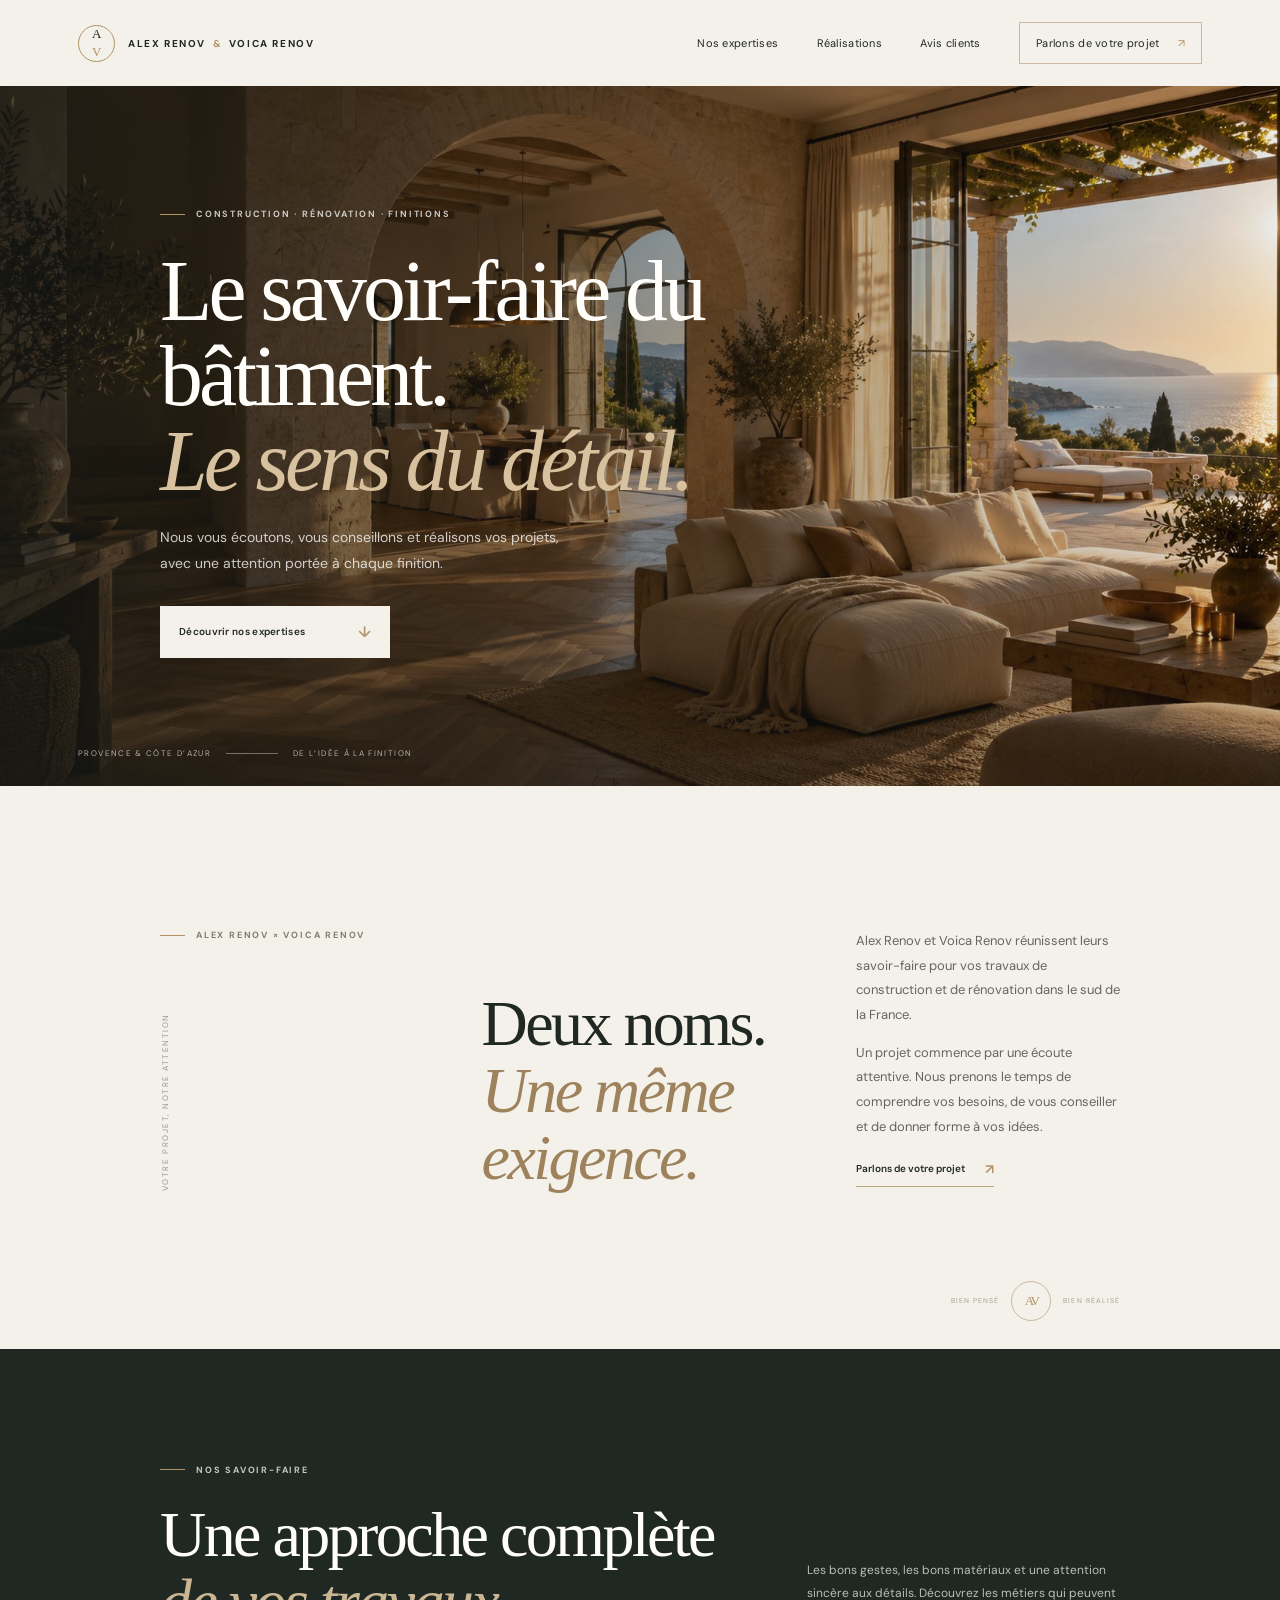
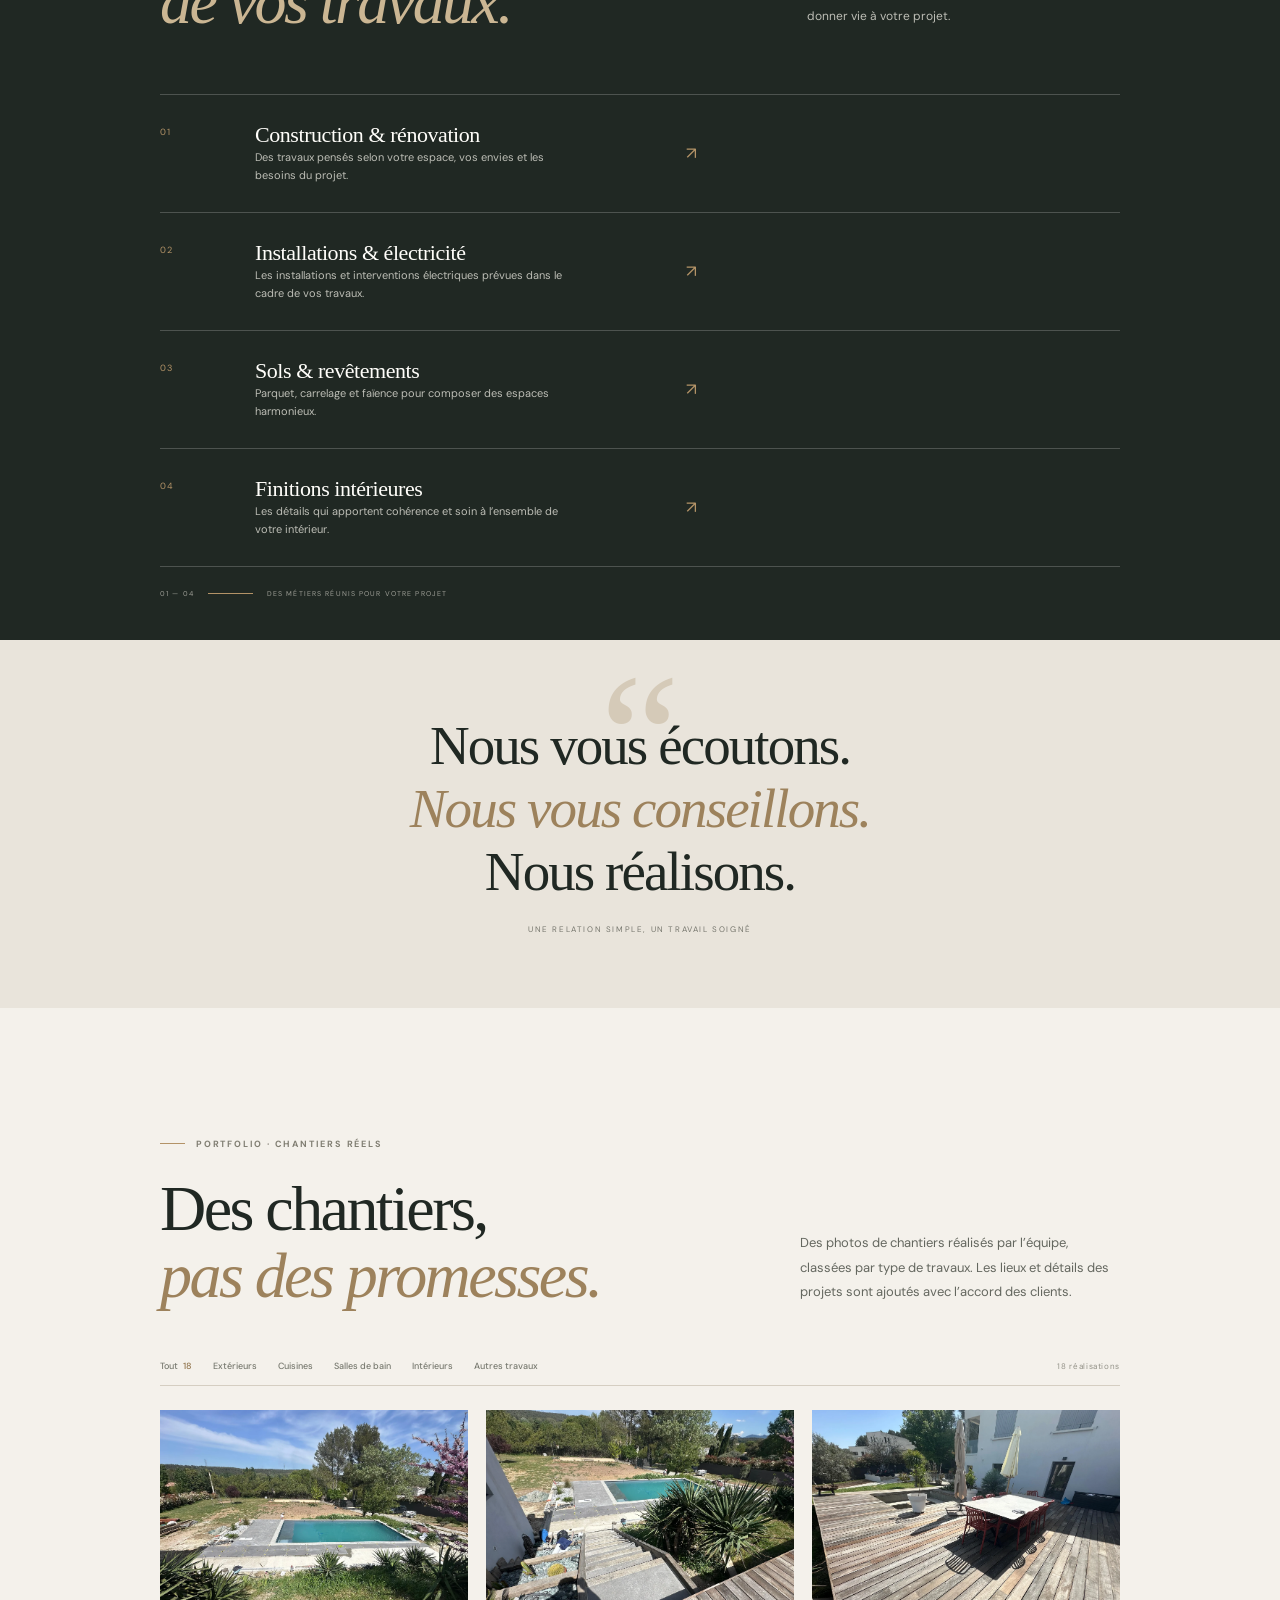
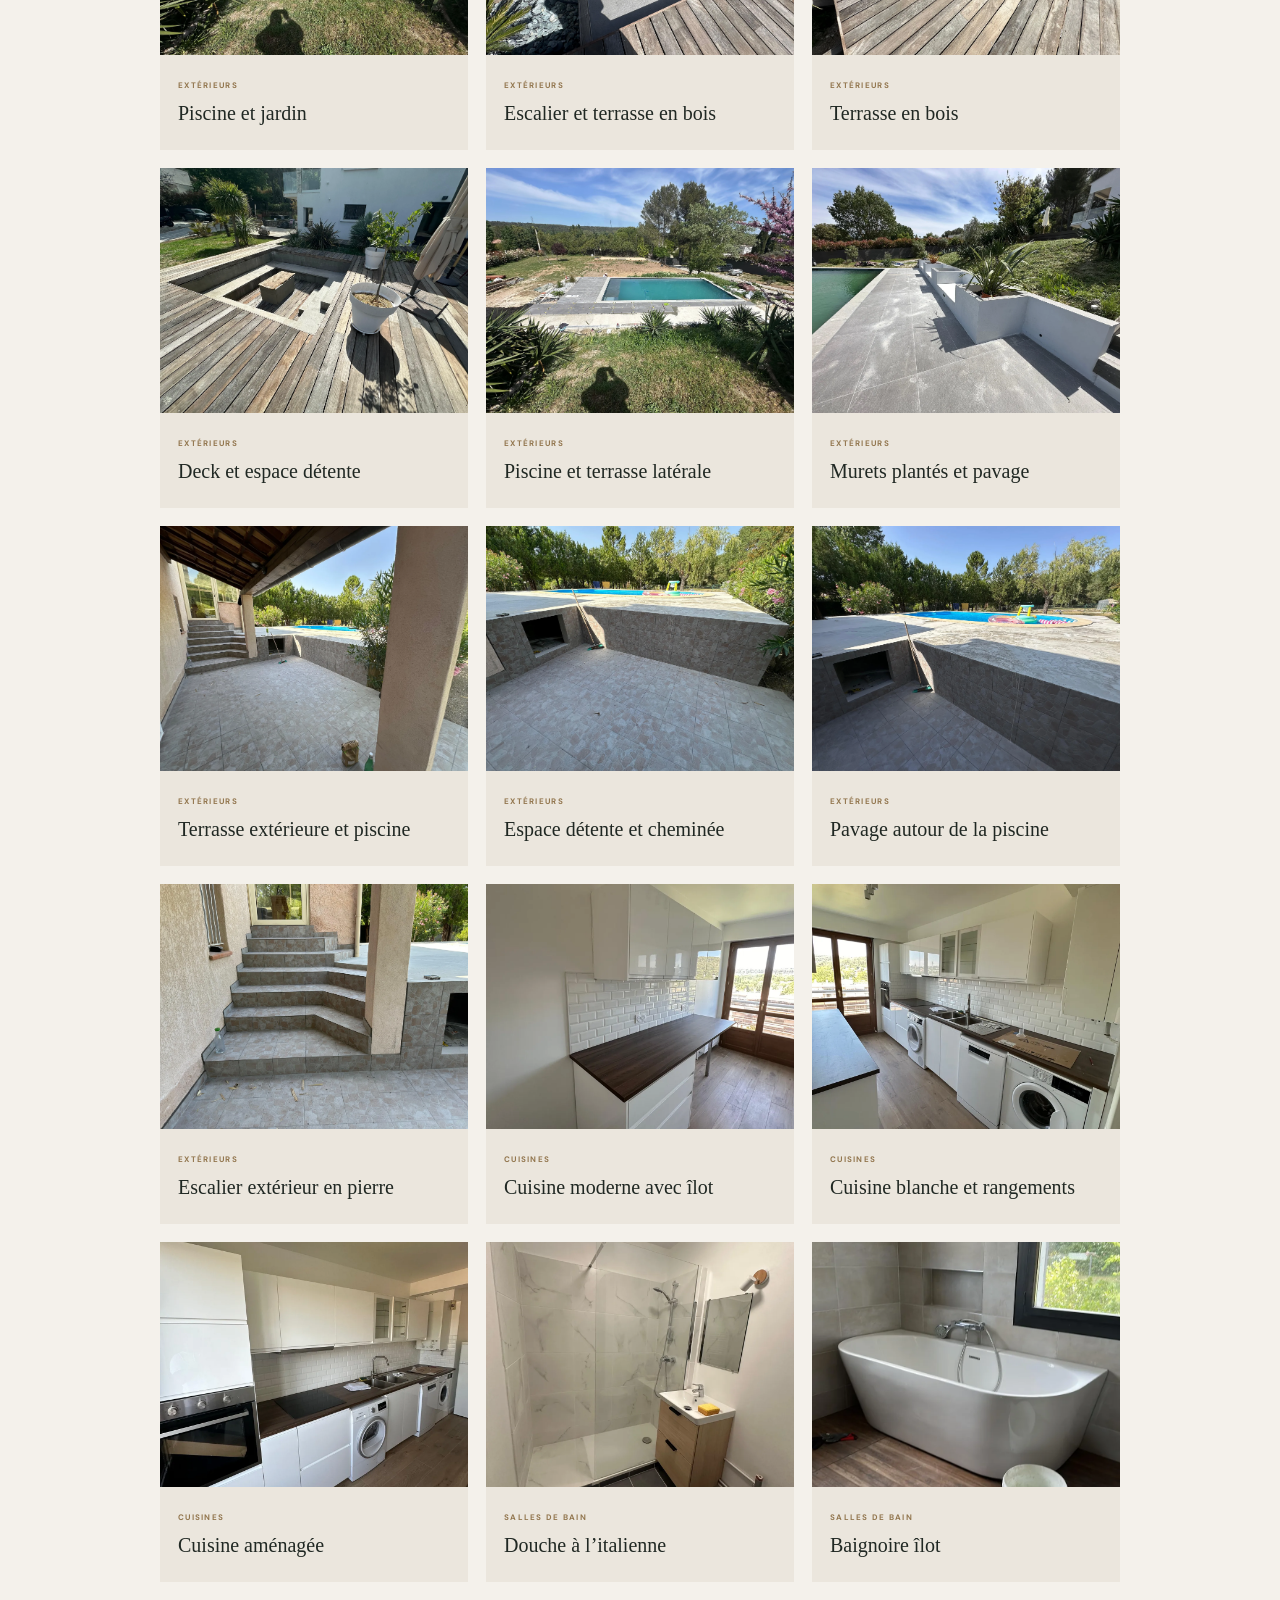
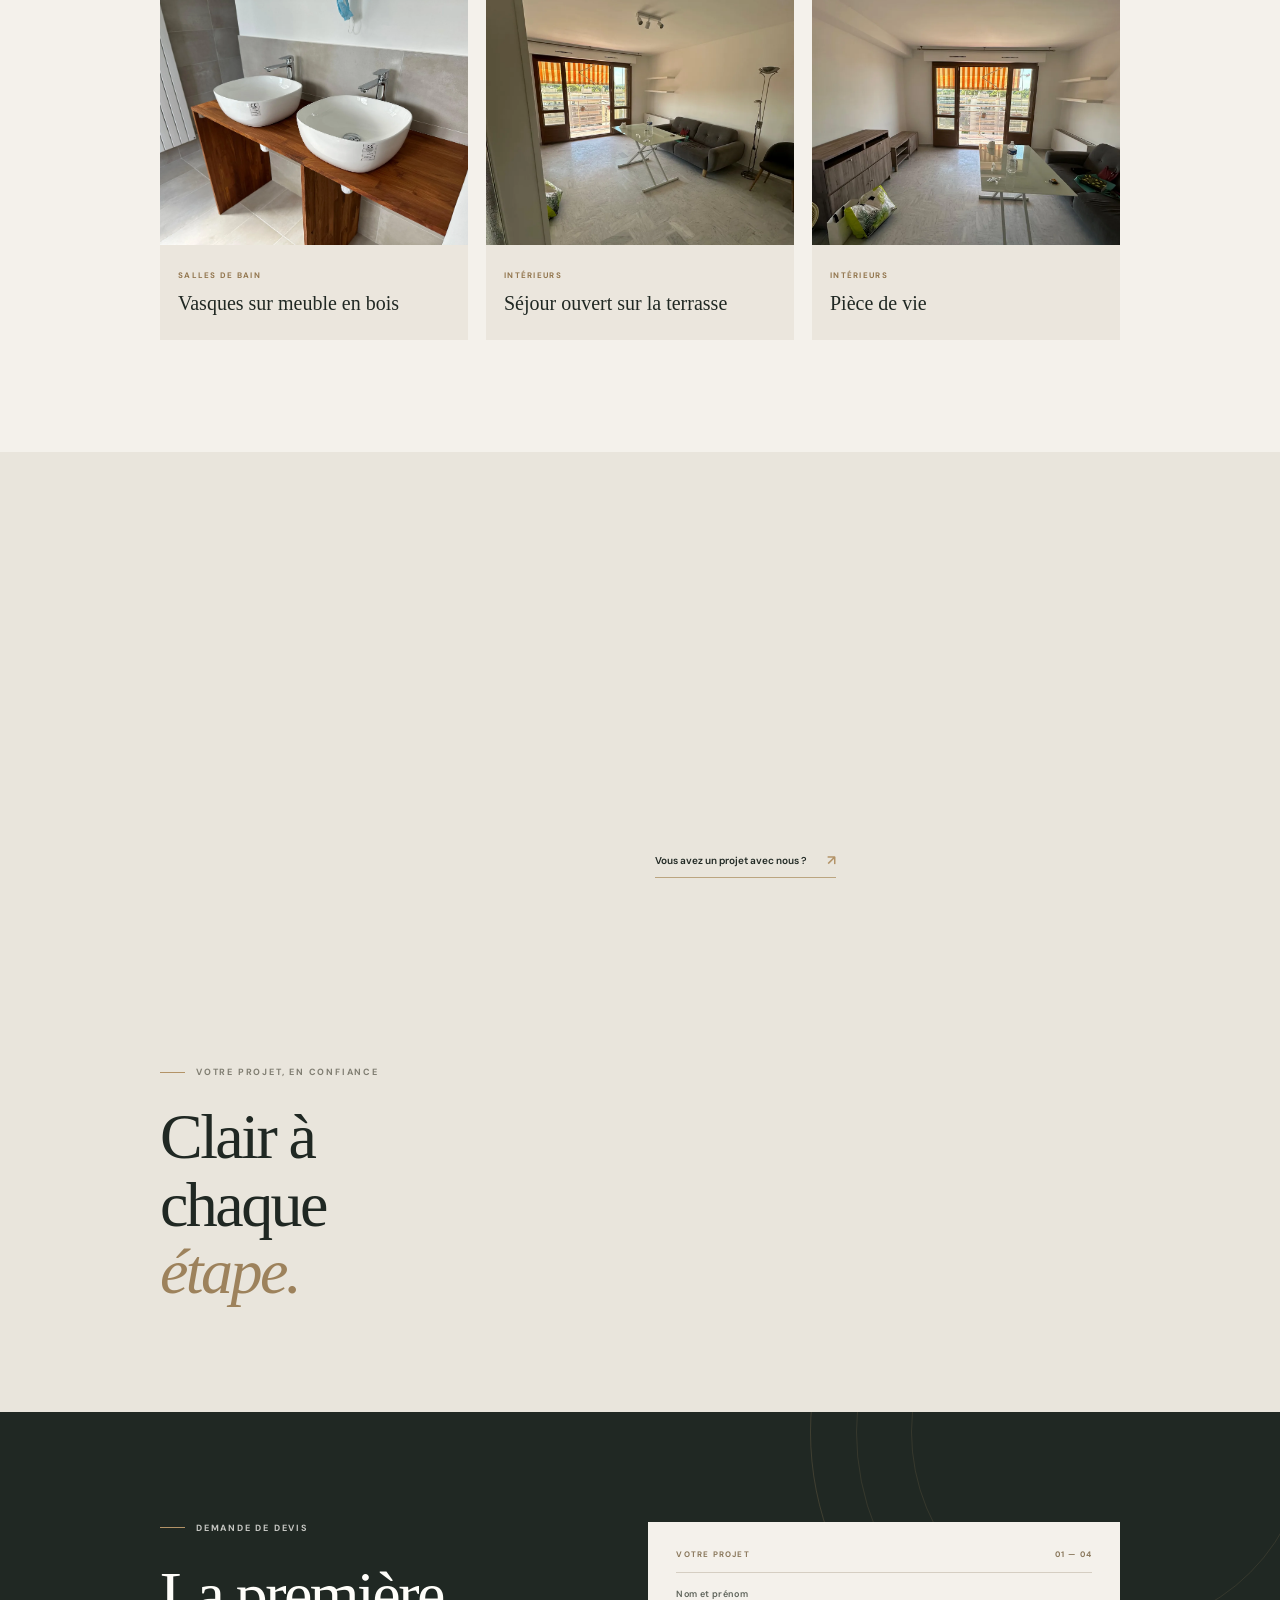
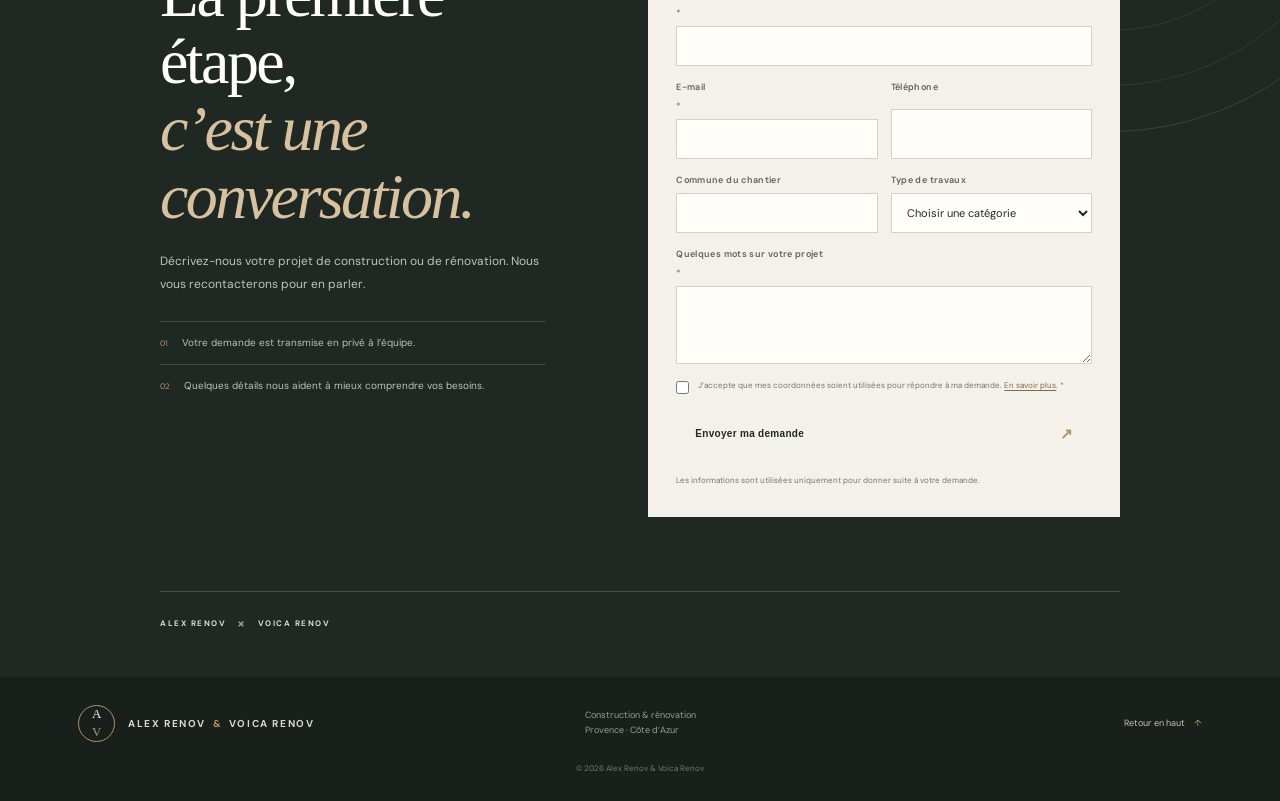
<file: index.html>
<!doctype html>
<html lang="fr">
  <head>
    <meta charset="utf-8" />
    <meta name="viewport" content="width=device-width, initial-scale=1" />
    <meta name="theme-color" content="#202823" />
    <meta name="description" content="Alex Renov & Voica Renov — construction, rénovation et finitions en Provence et sur la Côte d’Azur. Nous vous écoutons, vous conseillons et réalisons vos projets." />
    <title>Alex Renov &amp; Voica Renov — Construction & rénovation</title>
    <link rel="preconnect" href="https://fonts.googleapis.com" />
    <link rel="preconnect" href="https://fonts.gstatic.com" crossorigin />
    <link href="https://fonts.googleapis.com/css2?family=DM+Sans:wght@400;500;600;700&family=Manrope:wght@400;500;600;700&display=swap" rel="stylesheet" />
    <link rel="stylesheet" href="styles.css?v=4" />
  </head>
  <body>
    <header class="site-header" id="top">
      <a class="brand" href="#top" aria-label="Alex Renov et Voica Renov — accueil">
        <span class="brand-mark" aria-hidden="true">A<span>V</span></span>
        <span class="brand-name">ALEX RENOV <i>&amp;</i> VOICA RENOV</span>
      </a>
      <button class="menu-toggle" aria-expanded="false" aria-controls="main-nav" aria-label="Ouvrir le menu">
        <span></span><span></span>
      </button>
      <nav class="main-nav" id="main-nav" aria-label="Navigation principale">
        <a href="#expertises">Nos expertises</a>
        <a href="#projets">Réalisations</a>
        <a href="#avis">Avis clients</a>
        <a class="nav-cta" href="#contact">Parlons de votre projet <span aria-hidden="true">↗</span></a>
      </nav>
    </header>

    <main>
      <section class="hero" aria-labelledby="hero-title">
        <div class="hero-image" role="img" aria-label="Intérieur méditerranéen lumineux avec pierre naturelle et parquet en chêne"></div>
        <div class="hero-content">
          <p class="eyebrow light"><span></span> CONSTRUCTION · RÉNOVATION · FINITIONS</p>
          <h1 id="hero-title">Le savoir-faire du bâtiment.<br /><em>Le sens du détail.</em></h1>
          <p class="hero-copy">Nous vous écoutons, vous conseillons et réalisons vos projets, avec une attention portée à chaque finition.</p>
          <a class="button button-light" href="#expertises">Découvrir nos expertises <span aria-hidden="true">↓</span></a>
        </div>
        <div class="hero-bottom">
          <span>PROVENCE &amp; CÔTE D’AZUR</span>
          <span class="hero-bottom-line"></span>
          <span>DE L’IDÉE À LA FINITION</span>
        </div>
        <div class="hero-index" aria-hidden="true">01 <span>/</span> 04</div>
      </section>

      <section class="intro section" id="approche">
        <div class="intro-label">
          <p class="eyebrow"><span></span> ALEX RENOV × VOICA RENOV</p>
          <p class="vertical-note">VOTRE PROJET, NOTRE ATTENTION</p>
        </div>
        <div class="intro-main">
          <h2>Deux noms.<br /><em>Une même exigence.</em></h2>
          <div class="intro-text">
            <p>Alex Renov et Voica Renov réunissent leurs savoir-faire pour vos travaux de construction et de rénovation dans le sud de la France.</p>
            <p>Un projet commence par une écoute attentive. Nous prenons le temps de comprendre vos besoins, de vous conseiller et de donner forme à vos idées.</p>
            <a class="text-link" href="#contact">Parlons de votre projet <span aria-hidden="true">↗</span></a>
          </div>
        </div>
        <div class="intro-stamp" aria-hidden="true"><span>BIEN PENSÉ</span><b>AV</b><span>BIEN RÉALISÉ</span></div>
      </section>

      <section class="expertise section" id="expertises">
        <div class="section-heading">
          <div>
            <p class="eyebrow light"><span></span> NOS SAVOIR-FAIRE</p>
            <h2>Une approche complète<br /><em>de vos travaux.</em></h2>
          </div>
          <p class="section-lead">Les bons gestes, les bons matériaux et une attention sincère aux détails. Découvrez les métiers qui peuvent donner vie à votre projet.</p>
        </div>
        <div class="expertise-list">
          <article class="expertise-item">
            <span class="expertise-number">01</span>
            <div><h3>Construction &amp; rénovation</h3><p>Des travaux pensés selon votre espace, vos envies et les besoins du projet.</p></div>
            <span class="expertise-arrow" aria-hidden="true">↗</span>
          </article>
          <article class="expertise-item">
            <span class="expertise-number">02</span>
            <div><h3>Installations &amp; électricité</h3><p>Les installations et interventions électriques prévues dans le cadre de vos travaux.</p></div>
            <span class="expertise-arrow" aria-hidden="true">↗</span>
          </article>
          <article class="expertise-item">
            <span class="expertise-number">03</span>
            <div><h3>Sols &amp; revêtements</h3><p>Parquet, carrelage et faïence pour composer des espaces harmonieux.</p></div>
            <span class="expertise-arrow" aria-hidden="true">↗</span>
          </article>
          <article class="expertise-item">
            <span class="expertise-number">04</span>
            <div><h3>Finitions intérieures</h3><p>Les détails qui apportent cohérence et soin à l’ensemble de votre intérieur.</p></div>
            <span class="expertise-arrow" aria-hidden="true">↗</span>
          </article>
        </div>
        <div class="expertise-foot"><span>01 — 04</span><span class="foot-rule"></span><span>DES MÉTIERS RÉUNIS POUR VOTRE PROJET</span></div>
      </section>

      <section class="quote-band" aria-label="Notre engagement">
        <div class="quote-mark" aria-hidden="true">“</div>
        <p>Nous vous écoutons.<br /><em>Nous vous conseillons.</em><br />Nous réalisons.</p>
        <span class="quote-caption">UNE RELATION SIMPLE, UN TRAVAIL SOIGNÉ</span>
      </section>

      <section class="portfolio section" id="projets">
        <div class="projects-heading">
          <div>
            <p class="eyebrow"><span></span> PORTFOLIO · CHANTIERS RÉELS</p>
            <h2>Des chantiers,<br /><em>pas des promesses.</em></h2>
          </div>
          <p>Des photos de chantiers réalisés par l’équipe, classées par type de travaux. Les lieux et détails des projets sont ajoutés avec l’accord des clients.</p>
        </div>
        <div class="portfolio-toolbar">
          <div class="portfolio-filters" role="group" aria-label="Filtrer les réalisations">
            <button type="button" data-filter="all" aria-pressed="true">Tout <span id="portfolio-total">18</span></button>
            <button type="button" data-filter="exterieurs" aria-pressed="false">Extérieurs</button>
            <button type="button" data-filter="cuisines" aria-pressed="false">Cuisines</button>
            <button type="button" data-filter="salles-de-bain" aria-pressed="false">Salles de bain</button>
            <button type="button" data-filter="interieurs" aria-pressed="false">Intérieurs</button>
            <button type="button" data-filter="autres-travaux" aria-pressed="false">Autres travaux</button>
          </div>
          <p id="portfolio-count" class="portfolio-count">18 réalisations</p>
        </div>
        <div class="portfolio-grid" id="portfolio-grid" aria-live="polite">
        </div>
      </section>

      <section class="reviews section" id="avis">
        <div class="reviews-copy">
          <p class="eyebrow"><span></span> AVIS CLIENTS</p>
          <h2>La confiance se construit<br /><em>projet après projet.</em></h2>
          <p>Les retours de nos clients sont publiés avec leur accord et une source clairement indiquée lorsqu’elle est disponible.</p>
          <a class="review-platform-link" id="review-platform-link" hidden target="_blank" rel="noopener noreferrer"></a>
        </div>
        <div class="reviews-list" id="reviews-list" aria-live="polite">
          <div class="review-empty"><span aria-hidden="true">✳</span><p>Les avis clients seront présentés ici après validation et accord de leurs auteurs.</p></div>
        </div>
        <a class="text-link" href="#contact">Vous avez un projet avec nous ? <span aria-hidden="true">↗</span></a>
      </section>

      <section class="process section">
        <div class="process-heading">
          <p class="eyebrow"><span></span> VOTRE PROJET, EN CONFIANCE</p>
          <h2>Clair à chaque<br /><em>étape.</em></h2>
        </div>
        <div class="process-steps">
          <article><span>01</span><h3>Écouter</h3><p>Vous nous partagez votre idée, vos besoins et vos priorités.</p></article>
          <article><span>02</span><h3>Conseiller</h3><p>Nous échangeons avec vous sur les travaux à envisager.</p></article>
          <article><span>03</span><h3>Réaliser</h3><p>Nous donnons forme au projet convenu, avec soin pour les détails.</p></article>
        </div>
      </section>

      <section class="contact" id="contact">
        <div class="contact-orb" aria-hidden="true"></div>
        <div class="contact-layout">
          <div class="contact-content">
            <p class="eyebrow light"><span></span> DEMANDE DE DEVIS</p>
            <h2>La première étape,<br /><em>c’est une conversation.</em></h2>
            <p>Décrivez-nous votre projet de construction ou de rénovation. Nous vous recontacterons pour en parler.</p>
            <div class="contact-promise"><span>01</span><p>Votre demande est transmise en privé à l’équipe.</p></div>
            <div class="contact-promise"><span>02</span><p>Quelques détails nous aident à mieux comprendre vos besoins.</p></div>
            <a class="direct-contact" id="direct-contact" hidden></a>
          </div>
          <form class="lead-form" id="lead-form">
            <div class="form-heading"><span>VOTRE PROJET</span><span>01 — 04</span></div>
            <label>Nom et prénom <em>*</em><input name="name" autocomplete="name" required maxlength="120" /></label>
            <div class="form-row">
              <label>E-mail <em>*</em><input name="email" type="email" autocomplete="email" required maxlength="254" /></label>
              <label>Téléphone<input name="phone" type="tel" autocomplete="tel" maxlength="40" /></label>
            </div>
            <div class="form-row">
              <label>Commune du chantier<input name="project_city" autocomplete="address-level2" maxlength="120" /></label>
              <label>Type de travaux
                <select name="service_type">
                  <option value="">Choisir une catégorie</option>
                  <option>Construction</option><option>Rénovation</option><option>Électricité</option>
                  <option>Installations</option><option>Parquet</option><option>Carrelage &amp; faïence</option><option>Finitions</option><option>Autre</option>
                </select>
              </label>
            </div>
            <label>Quelques mots sur votre projet <em>*</em><textarea name="message" rows="4" required minlength="10" maxlength="4000"></textarea></label>
            <label class="consent"><input type="checkbox" name="consent" required /><span>J’accepte que mes coordonnées soient utilisées pour répondre à ma demande. <a href="confidentialite.html">En savoir plus</a>. <em>*</em></span></label>
            <div class="honeypot" aria-hidden="true"><label>Ne pas remplir<input name="website" tabindex="-1" autocomplete="off" /></label></div>
            <button class="button button-light form-submit" type="submit">Envoyer ma demande <span aria-hidden="true">↗</span></button>
            <p class="form-status" id="form-status" role="status" aria-live="polite">Les informations sont utilisées uniquement pour donner suite à votre demande.</p>
          </form>
        </div>
        <div class="contact-brands"><span>ALEX RENOV</span><i>×</i><span>VOICA RENOV</span></div>
      </section>
    </main>

    <footer class="site-footer">
      <a class="brand footer-brand" href="#top"><span class="brand-mark" aria-hidden="true">A<span>V</span></span><span class="brand-name">ALEX RENOV <i>&amp;</i> VOICA RENOV</span></a>
      <p>Construction &amp; rénovation<br />Provence · Côte d’Azur</p>
      <a class="back-top" href="#top">Retour en haut <span aria-hidden="true">↑</span></a>
      <small>© <span id="year"></span> Alex Renov &amp; Voica Renov</small>
    </footer>
    <script src="site-config.js"></script>
    <script src="portfolio-data.js"></script>
    <script src="script.js"></script>
  </body>
</html>
</file>
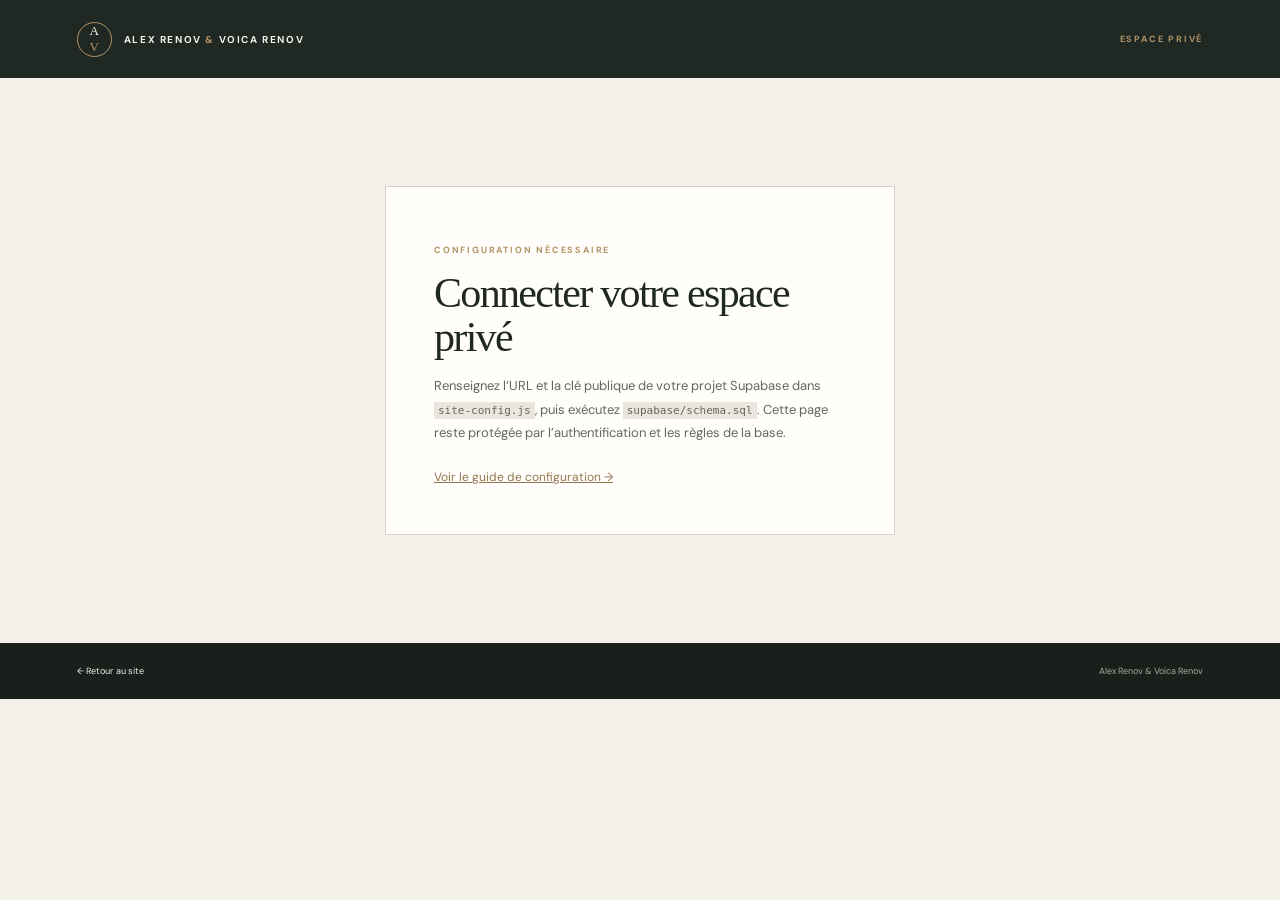
<file: admin.html>
<!doctype html>
<html lang="fr">
  <head>
    <meta charset="utf-8" />
    <meta name="viewport" content="width=device-width, initial-scale=1" />
    <meta name="robots" content="noindex, nofollow" />
    <meta name="theme-color" content="#202823" />
    <title>Administration — Alex Renov &amp; Voica Renov</title>
    <link rel="preconnect" href="https://fonts.googleapis.com" />
    <link rel="preconnect" href="https://fonts.gstatic.com" crossorigin />
    <link href="https://fonts.googleapis.com/css2?family=DM+Sans:wght@400;500;600;700&family=Manrope:wght@400;500;600;700&display=swap" rel="stylesheet" />
    <link rel="stylesheet" href="admin.css" />
  </head>
  <body>
    <main class="admin-shell">
      <header class="admin-topbar">
        <a class="admin-brand" href="index.html"><span class="admin-mark">A<span>V</span></span><span>ALEX RENOV <i>&amp;</i> VOICA RENOV</span></a>
        <span class="admin-label">ESPACE PRIVÉ</span>
      </header>

      <section class="admin-state setup-state" id="setup-state" hidden>
        <p class="eyebrow">CONFIGURATION NÉCESSAIRE</p>
        <h1>Connecter votre espace privé</h1>
        <p>Renseignez l’URL et la clé publique de votre projet Supabase dans <code>site-config.js</code>, puis exécutez <code>supabase/schema.sql</code>. Cette page reste protégée par l’authentification et les règles de la base.</p>
        <a href="README.md">Voir le guide de configuration →</a>
      </section>

      <section class="admin-state login-state" id="login-state" hidden>
        <p class="eyebrow">ALEX RENOV × VOICA RENOV</p>
        <h1>Administration</h1>
        <p>Connectez-vous avec le compte administrateur autorisé.</p>
        <form id="login-form" class="admin-form">
          <label>Adresse e-mail<input name="email" type="email" autocomplete="username" required /></label>
          <label>Mot de passe<input name="password" type="password" autocomplete="current-password" required /></label>
          <button class="admin-button" type="submit">Se connecter</button>
          <p class="admin-status" id="login-status" role="status"></p>
        </form>
      </section>

      <section class="dashboard" id="dashboard" hidden>
        <div class="dashboard-heading">
          <div><p class="eyebrow">ESPACE PRIVÉ</p><h1>Votre activité</h1><p>Gérez les demandes, les réalisations et les avis publiés sur votre site.</p></div>
          <button class="signout-button" id="signout-button" type="button">Se déconnecter</button>
        </div>
        <nav class="admin-tabs" aria-label="Sections d’administration">
          <button class="active" type="button" data-panel="inquiries-panel">Demandes <span id="inquiry-count">0</span></button>
          <button type="button" data-panel="portfolio-panel">Portfolio</button>
          <button type="button" data-panel="reviews-panel">Avis clients</button>
        </nav>

        <section class="admin-panel" id="inquiries-panel">
          <div class="panel-heading"><div><p class="eyebrow">NOUVEAUX CLIENTS</p><h2>Demandes de projet</h2></div><button class="refresh-button" data-refresh="inquiries" type="button">Actualiser ↻</button></div>
          <div class="record-list" id="inquiries-list"><p class="empty-message">Chargement des demandes…</p></div>
        </section>

        <section class="admin-panel" id="portfolio-panel" hidden>
          <div class="panel-heading"><div><p class="eyebrow">PHOTOS DE CHANTIERS</p><h2>Ajouter une réalisation</h2></div></div>
          <p class="admin-note">Publiez uniquement des photos de travaux réellement effectués par l’équipe et pour lesquels vous avez l’autorisation du client.</p>
          <form id="portfolio-form" class="admin-form form-wide">
            <div class="upload-drop"><label>Photo du chantier<input name="photo" type="file" accept="image/jpeg,image/png,image/webp" required /></label><small>JPG, PNG ou WebP · maximum 10 Mo</small></div>
            <div class="form-row"><label>Titre<input name="title" maxlength="120" required placeholder="Ex. Rénovation d’un appartement" /></label><label>Commune<input name="location" maxlength="120" placeholder="Ex. Nice" /></label></div>
            <div class="form-row"><label>Type de travaux<select name="category" required><option value="">Choisir une catégorie</option><option>Extérieurs</option><option>Cuisines</option><option>Salles de bain</option><option>Intérieurs</option><option>Autres travaux</option></select></label><label>Ordre d’affichage<input name="sort_order" type="number" min="0" max="999" value="0" /></label></div>
            <label>Description<textarea name="description" rows="3" maxlength="500" placeholder="Quelques mots sur les travaux réalisés"></textarea></label>
            <label class="consent-check"><input name="client_permission" type="checkbox" required /><span>J’ai l’autorisation de publier cette image.</span></label>
            <button class="admin-button" type="submit">Ajouter au portfolio</button><p class="admin-status" id="portfolio-status" role="status"></p>
          </form>
          <div class="panel-heading secondary-heading"><div><p class="eyebrow">EN LIGNE</p><h2>Réalisations publiées</h2></div></div>
          <div class="record-list" id="portfolio-list"><p class="empty-message">Chargement du portfolio…</p></div>
        </section>

        <section class="admin-panel" id="reviews-panel" hidden>
          <div class="panel-heading"><div><p class="eyebrow">RETOURS AUTHENTIQUES</p><h2>Ajouter un avis client</h2></div></div>
          <p class="admin-note">Saisissez un avis réel, vérifiez sa source et obtenez l’accord du client avant publication. N’utilisez pas de nom, citation ou note inventés.</p>
          <form id="review-form" class="admin-form form-wide">
            <div class="form-row"><label>Nom affiché<input name="author_name" maxlength="100" required placeholder="Prénom ou nom autorisé" /></label><label>Commune<input name="location" maxlength="120" placeholder="Facultatif" /></label></div>
            <label>Avis du client<textarea name="quote" rows="4" maxlength="1200" required></textarea></label>
            <div class="form-row"><label>Note donnée par le client<select name="rating" required><option value="">Choisir</option><option value="5">5 sur 5</option><option value="4">4 sur 5</option><option value="3">3 sur 5</option><option value="2">2 sur 5</option><option value="1">1 sur 5</option></select></label><label>Plateforme source<input name="source_platform" maxlength="80" placeholder="Ex. Google, Trustpilot" /></label></div>
            <label>Lien vers l’avis original<input name="source_url" type="url" placeholder="https://… (facultatif)" /></label>
            <label class="consent-check"><input name="permission_to_publish" type="checkbox" required /><span>Le client m’a autorisé à publier cet avis sur le site.</span></label>
            <button class="admin-button" type="submit">Publier l’avis</button><p class="admin-status" id="review-status" role="status"></p>
          </form>
          <div class="panel-heading secondary-heading"><div><p class="eyebrow">EN LIGNE</p><h2>Avis publiés</h2></div></div>
          <div class="record-list" id="reviews-admin-list"><p class="empty-message">Chargement des avis…</p></div>
        </section>
      </section>
      <footer class="admin-footer"><a href="index.html">← Retour au site</a><span>Alex Renov &amp; Voica Renov</span></footer>
    </main>
    <script src="site-config.js"></script>
    <script src="admin.js"></script>
  </body>
</html>
</file>
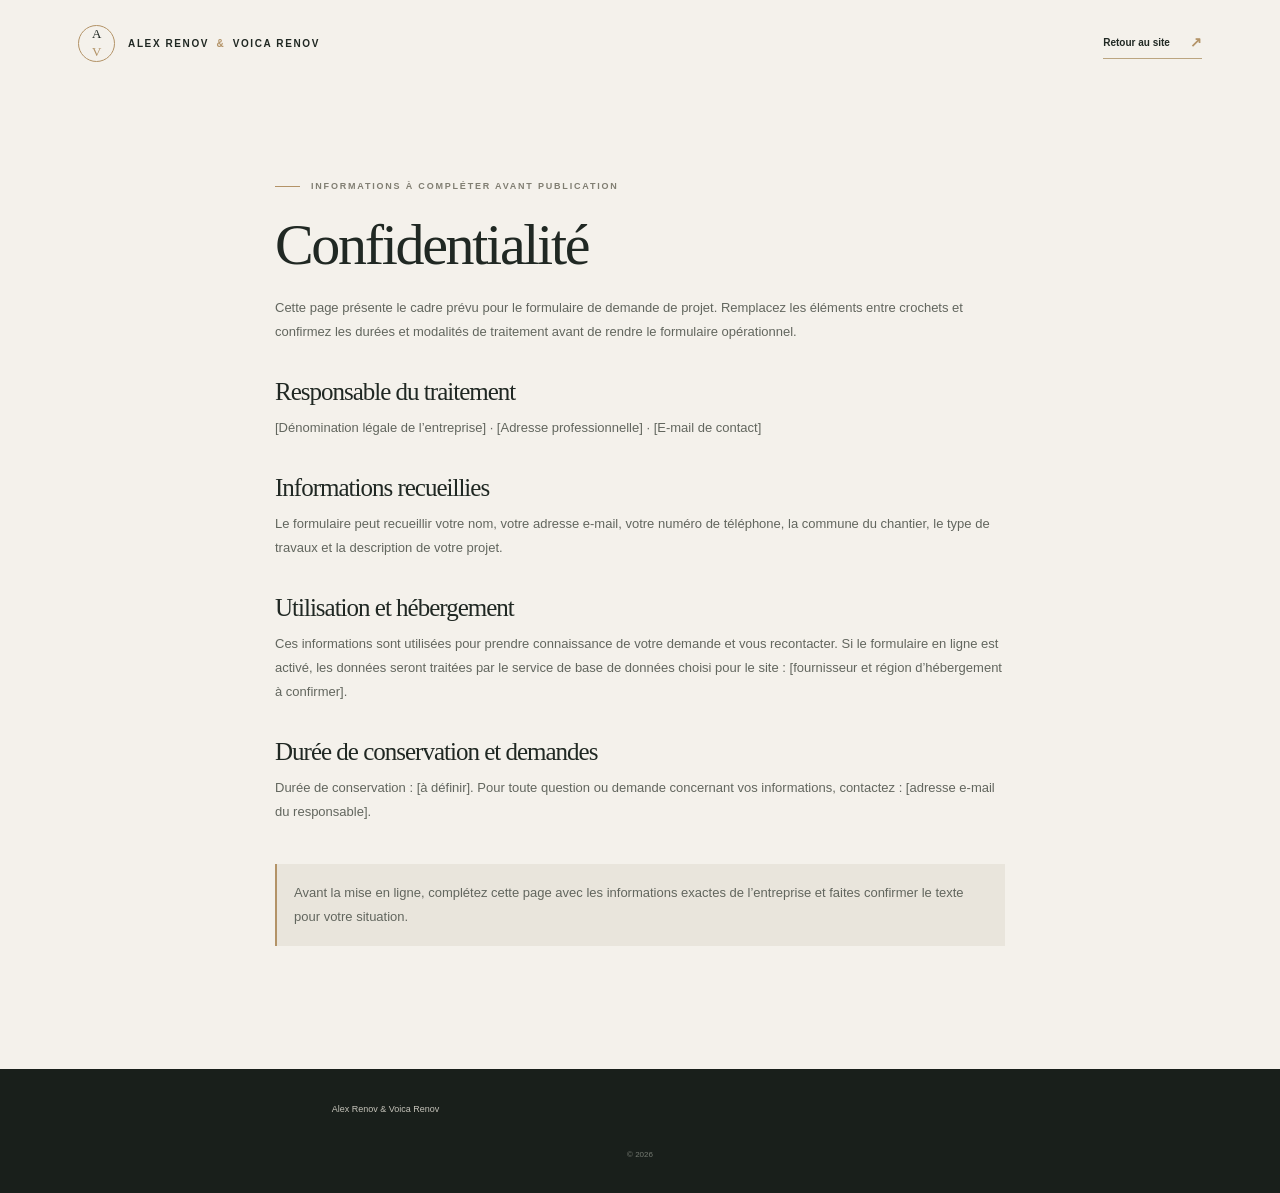
<file: confidentialite.html>
<!doctype html>
<html lang="fr">
  <head>
    <meta charset="utf-8" />
    <meta name="viewport" content="width=device-width, initial-scale=1" />
    <meta name="theme-color" content="#202823" />
    <title>Confidentialité — Alex Renov &amp; Voica Renov</title>
    <link rel="stylesheet" href="styles.css" />
  </head>
  <body>
    <header class="site-header">
      <a class="brand" href="index.html"><span class="brand-mark" aria-hidden="true">A<span>V</span></span><span class="brand-name">ALEX RENOV <i>&amp;</i> VOICA RENOV</span></a>
      <a class="text-link" href="index.html">Retour au site <span aria-hidden="true">↗</span></a>
    </header>
    <main class="privacy-page">
      <p class="eyebrow"><span></span> INFORMATIONS À COMPLÉTER AVANT PUBLICATION</p>
      <h1>Confidentialité</h1>
      <p>Cette page présente le cadre prévu pour le formulaire de demande de projet. Remplacez les éléments entre crochets et confirmez les durées et modalités de traitement avant de rendre le formulaire opérationnel.</p>
      <h2>Responsable du traitement</h2>
      <p>[Dénomination légale de l’entreprise] · [Adresse professionnelle] · [E-mail de contact]</p>
      <h2>Informations recueillies</h2>
      <p>Le formulaire peut recueillir votre nom, votre adresse e-mail, votre numéro de téléphone, la commune du chantier, le type de travaux et la description de votre projet.</p>
      <h2>Utilisation et hébergement</h2>
      <p>Ces informations sont utilisées pour prendre connaissance de votre demande et vous recontacter. Si le formulaire en ligne est activé, les données seront traitées par le service de base de données choisi pour le site : [fournisseur et région d’hébergement à confirmer].</p>
      <h2>Durée de conservation et demandes</h2>
      <p>Durée de conservation : [à définir]. Pour toute question ou demande concernant vos informations, contactez : [adresse e-mail du responsable].</p>
      <p class="privacy-reminder">Avant la mise en ligne, complétez cette page avec les informations exactes de l’entreprise et faites confirmer le texte pour votre situation.</p>
    </main>
    <footer class="site-footer"><a class="back-top" href="index.html">Alex Renov &amp; Voica Renov</a><small>© <span id="year"></span></small></footer>
    <script>document.querySelector('#year').textContent = new Date().getFullYear();</script>
  </body>
</html>
</file>
<file: styles.css>
:root {
  --ink: #202823;
  --ink-soft: #38423b;
  --cream: #f4f1eb;
  --paper: #e9e4db;
  --sand: #d3c6b2;
  --gold: #b39367;
  --white: #fffefa;
  --muted: #7b7e75;
  --serif: Georgia, "Times New Roman", serif;
  --sans: "DM Sans", "Manrope", Arial, sans-serif;
}
* { box-sizing: border-box; }
html { scroll-behavior: smooth; }
body { margin: 0; background: var(--cream); color: var(--ink); font-family: var(--sans); -webkit-font-smoothing: antialiased; }
a { color: inherit; text-decoration: none; }
.site-header { height: 86px; padding: 0 6.1vw; display: flex; align-items: center; justify-content: space-between; background: var(--cream); position: relative; z-index: 10; }
.brand { display: inline-flex; align-items: center; gap: 13px; }
.brand-mark { display: grid; place-items: center; width: 37px; height: 37px; border: 1px solid var(--gold); border-radius: 50%; font: 13px var(--serif); letter-spacing: -3px; padding-right: 3px; color: var(--ink); }
.brand-mark span { color: var(--gold); }
.brand-name { font-size: 10px; font-weight: 700; letter-spacing: .16em; white-space: nowrap; }
.brand-name i { color: var(--gold); font-style: normal; padding: 0 3px; }
.main-nav { display: flex; align-items: center; gap: clamp(22px, 3vw, 48px); font-size: 11px; letter-spacing: .025em; }
.main-nav a:not(.nav-cta) { transition: color .2s ease; }
.main-nav a:not(.nav-cta):hover, .text-link:hover { color: #9a784c; }
.nav-cta { border: 1px solid #c9b99f; padding: 13px 16px; transition: background .2s ease, color .2s ease; }
.nav-cta:hover { background: var(--ink); color: var(--cream); }
.nav-cta span { margin-left: 15px; color: var(--gold); }
.menu-toggle { display: none; }
.hero { position: relative; min-height: min(700px, calc(100svh - 86px)); background: #28261e; color: var(--white); display: flex; align-items: center; overflow: hidden; }
.hero-image { position: absolute; inset: 0; background-image: linear-gradient(90deg, rgba(24, 26, 22, .78) 0%, rgba(24, 26, 22, .49) 40%, rgba(24, 26, 22, .05) 100%), linear-gradient(0deg, rgba(23, 24, 20, .3), transparent 38%), url("assets/hero-cote-azur.jpg"); background-position: center; background-size: cover; transform: scale(1.015); }
.hero-content { z-index: 1; position: relative; padding: 82px 0 88px 12.5vw; max-width: 790px; }
.eyebrow { margin: 0; display: flex; align-items: center; gap: 11px; color: #807e72; font-size: 9px; letter-spacing: .2em; font-weight: 700; }
.eyebrow span { display: inline-block; width: 25px; height: 1px; background: var(--gold); }
.eyebrow.light { color: rgba(255, 254, 250, .75); }
h1, h2, h3, p { margin-top: 0; }
.hero h1 { margin: 30px 0 19px; font: 500 clamp(46px, 6.7vw, 90px)/.99 var(--serif); letter-spacing: -.045em; }
h1 em, h2 em, .quote-band em { color: #d7c19e; font-weight: 400; }
.hero-copy { max-width: 430px; color: rgba(255,255,255,.77); font-size: 14px; line-height: 1.9; margin-bottom: 29px; }
.button { display: inline-flex; align-items: center; justify-content: space-between; gap: 35px; min-width: 230px; padding: 16px 19px; font-size: 10px; font-weight: 600; letter-spacing: .03em; transition: background .2s ease, transform .2s ease; }
.button:hover { transform: translateY(-2px); }
.button-light { color: var(--ink); background: var(--cream); }
.button-light:hover { background: var(--white); }
.button span { color: var(--gold); font-size: 15px; }
.hero-bottom { position: absolute; bottom: 28px; left: 6.1vw; right: 6.1vw; display: flex; align-items: center; gap: 15px; color: rgba(255,255,255,.64); font-size: 8px; letter-spacing: .17em; }
.hero-bottom-line { width: 52px; height: 1px; background: rgba(255,255,255,.36); }
.hero-index { position: absolute; right: 6.1vw; top: 50%; writing-mode: vertical-rl; font-size: 9px; letter-spacing: .15em; color: rgba(255,255,255,.74); }
.hero-index span { color: var(--gold); margin: 7px 0; }
.section { padding-left: 12.5vw; padding-right: 12.5vw; }
.intro { position: relative; padding-top: 143px; padding-bottom: 157px; display: grid; grid-template-columns: 1fr 3fr; gap: 8.5vw; }
.intro-label { display: flex; flex-direction: column; justify-content: space-between; }
.vertical-note { writing-mode: vertical-rl; transform: rotate(180deg); align-self: flex-start; margin: 0; color: #96958d; font-size: 8px; letter-spacing: .19em; }
.intro-main { display: grid; grid-template-columns: 1.1fr .9fr; gap: 4vw; align-items: end; }
h2 { margin-bottom: 0; font: 500 clamp(39px, 5vw, 65px)/1.05 var(--serif); letter-spacing: -.04em; }
h2 em { color: #9d825c; }
.intro-text { padding-bottom: 5px; }
.intro-text p, .projects-heading > p { color: #64675f; font-size: 13px; line-height: 1.9; }
.intro-text p + p { margin-top: 13px; }
.text-link { display: inline-flex; align-items: center; gap: 20px; border-bottom: 1px solid #bba580; padding-bottom: 8px; margin-top: 7px; font-size: 10px; font-weight: 600; transition: color .2s; }
.text-link span { color: var(--gold); font-size: 14px; }
.intro-stamp { position: absolute; bottom: 28px; right: 12.5vw; display: flex; align-items: center; gap: 12px; color: #a2a095; font-size: 7px; letter-spacing: .15em; }
.intro-stamp b { width: 40px; height: 40px; border: 1px solid #c9b99f; border-radius: 50%; display: grid; place-items: center; color: var(--gold); font: 13px var(--serif); letter-spacing: -2px; }
.expertise { background: var(--ink); color: var(--white); padding-top: 115px; padding-bottom: 42px; }
.section-heading { display: flex; align-items: end; justify-content: space-between; gap: 50px; margin-bottom: 59px; }
.section-heading h2 { margin-top: 25px; }
.section-heading h2 em { color: #cbb693; }
.section-lead { max-width: 310px; margin: 0 3px 7px 0; color: #bcbdb5; font-size: 12px; line-height: 1.9; }
.expertise-list { border-top: 1px solid rgba(255,255,255,.2); }
.expertise-item { display: grid; grid-template-columns: 65px 1.05fr 1fr 22px; gap: 30px; align-items: center; min-height: 118px; border-bottom: 1px solid rgba(255,255,255,.2); transition: padding .25s ease, background .25s ease; }
.expertise-item:hover { padding-left: 12px; background: rgba(255,255,255,.025); }
.expertise-number { align-self: start; padding-top: 31px; color: var(--gold); font-size: 9px; letter-spacing: .12em; }
.expertise-item h3 { margin: 0; font: 400 22px var(--serif); letter-spacing: -.02em; }
.expertise-item p { max-width: 310px; margin: 0; color: #bcbdb5; font-size: 11px; line-height: 1.7; }
.expertise-arrow { color: var(--gold); font-size: 17px; }
.expertise-foot { display: flex; align-items: center; gap: 14px; padding-top: 22px; color: #9d9e96; font-size: 7px; letter-spacing: .16em; }
.foot-rule { width: 45px; height: 1px; background: var(--gold); }
.quote-band { min-height: 360px; padding: 74px 15px; display: grid; place-items: center; text-align: center; background: var(--paper); position: relative; overflow: hidden; }
.quote-mark { position: absolute; top: 26px; color: #d5cab8; font: 180px/.8 var(--serif); }
.quote-band p { z-index: 1; margin: 0 0 20px; font: 500 clamp(33px, 4.4vw, 55px)/1.15 var(--serif); letter-spacing: -.035em; }
.quote-band em { color: #9d825c; }
.quote-caption { color: #77776e; font-size: 8px; letter-spacing: .2em; }
.portfolio { padding-top: 130px; padding-bottom: 112px; }
.projects-heading { display: flex; justify-content: space-between; align-items: end; gap: 50px; margin-bottom: 51px; }
.projects-heading h2 { margin-top: 25px; }
.projects-heading > p { max-width: 320px; margin-bottom: 4px; }
.portfolio-toolbar { display: flex; align-items: center; justify-content: space-between; gap: 20px; margin: 0 0 24px; border-bottom: 1px solid #d5cec2; }
.portfolio-filters { display: flex; flex-wrap: wrap; gap: 7px 21px; }
.portfolio-filters button { position: relative; border: 0; padding: 0 0 13px; background: transparent; color: #77796f; font: 500 9px var(--sans); cursor: pointer; }
.portfolio-filters button:hover,.portfolio-filters button.active { color: var(--ink); }
.portfolio-filters button.active::after { content: ""; position: absolute; bottom: -1px; left: 0; right: 0; height: 2px; background: var(--gold); }
.portfolio-filters button span { color: #92764e; margin-left: 3px; }
.portfolio-count { flex: 0 0 auto; margin: 0 0 13px; color: #929187; font-size: 8px; letter-spacing: .08em; }
.portfolio-grid { display: grid; grid-template-columns: repeat(3, minmax(0, 1fr)); gap: 18px; }
.portfolio-empty { grid-column: 1/-1; min-height: 286px; padding: 45px; display: flex; flex-direction: column; align-items: flex-start; justify-content: center; border-top: 1px solid #cfc5b6; border-bottom: 1px solid #cfc5b6; background: #eeeae2; }
.empty-index { color: var(--gold); font-size: 8px; letter-spacing: .2em; }
.portfolio-empty h3 { margin: 22px 0 12px; font: 500 36px/1.1 var(--serif); letter-spacing: -.03em; }
.portfolio-empty h3 em { color: #9d825c; font-weight: 400; }
.portfolio-empty p { max-width: 510px; margin: 0; color: #6b6d64; font-size: 11px; line-height: 1.8; }
.portfolio-card { min-width: 0; background: #ebe6dd; }
.portfolio-card img { display: block; width: 100%; height: 245px; object-fit: cover; background: #d8d1c6; }
.portfolio-caption { padding: 17px 18px 20px; }
.portfolio-category { color: #92764e; font-size: 8px; font-weight: 700; letter-spacing: .16em; text-transform: uppercase; }
.portfolio-caption h3 { margin: 9px 0 5px; font: 500 20px var(--serif); }
.portfolio-caption p { margin: 0; color: #6d6f67; font-size: 10px; line-height: 1.7; }
.portfolio-caption .portfolio-description { margin-top: 8px; }
.project-tags { display: flex; gap: 10px; flex-wrap: wrap; margin-top: 19px; }
.project-tags span { border: 1px solid #d5cec2; padding: 10px 14px; color: #65665e; font-size: 9px; }
.reviews { padding-top: 88px; padding-bottom: 92px; background: #e9e5dc; display: grid; grid-template-columns: .9fr 1.1fr; column-gap: 9vw; row-gap: 25px; align-items: end; }
.reviews-copy h2 { margin-top: 22px; font-size: clamp(37px, 4.3vw, 57px); }
.reviews-copy > p:last-child { max-width: 430px; margin: 20px 0 0; color: #65675f; font-size: 11px; line-height: 1.8; }
.review-platform-link { display: inline-block; margin-top: 17px; color: #8b714b; font-size: 10px; text-decoration: underline; text-underline-offset: 3px; }
.review-platform-link[hidden] { display: none; }
.reviews-list { align-self: stretch; display: grid; align-content: center; }
.review-empty { min-height: 176px; padding: 25px 28px; border-top: 1px solid #c6b89f; border-bottom: 1px solid #c6b89f; display: flex; flex-direction: column; justify-content: center; gap: 15px; }
.review-empty > span { color: var(--gold); font-size: 18px; }
.review-empty p { margin: 0; max-width: 360px; color: #64675f; font: 18px/1.45 var(--serif); }
.review-item { padding: 23px 26px; border-top: 1px solid #c6b89f; }
.review-item:last-child { border-bottom: 1px solid #c6b89f; }
.review-stars { margin-bottom: 14px; color: #99784d; font-size: 13px; letter-spacing: .16em; }
.review-item blockquote { margin: 0 0 14px; color: #3b443d; font: 18px/1.5 var(--serif); }
.review-author { margin: 0; color: #77796f; font-size: 9px; letter-spacing: .06em; }
.review-source { display: inline-block; margin-top: 10px; color: #8c714d; font-size: 9px; text-decoration: underline; text-underline-offset: 3px; }
.reviews > .text-link { grid-column: 2; justify-self: start; margin-top: 0; }
.process { background: #e9e5dc; padding-top: 96px; padding-bottom: 107px; display: grid; grid-template-columns: .85fr 1.6fr; gap: 10vw; }
.process-heading h2 { margin-top: 25px; }
.process-steps { display: grid; grid-template-columns: repeat(3, 1fr); gap: 24px; align-self: end; }
.process-steps article { border-top: 1px solid #b7a789; padding-top: 16px; }
.process-steps article > span { color: var(--gold); font-size: 9px; letter-spacing: .1em; }
.process-steps h3 { margin: 26px 0 10px; font: 400 22px var(--serif); }
.process-steps p { margin: 0; color: #696b63; font-size: 10px; line-height: 1.8; }
.contact { position: relative; overflow: hidden; padding: 110px 12.5vw 45px; background: var(--ink); color: var(--white); }
.contact-orb { position: absolute; width: 600px; height: 600px; right: -130px; top: -280px; border: 1px solid rgba(179,147,103,.22); border-radius: 50%; }
.contact-orb::before, .contact-orb::after { content: ""; position: absolute; border: 1px solid rgba(179,147,103,.15); border-radius: 50%; inset: 45px; }
.contact-orb::after { inset: 100px; }
.contact-layout { position: relative; display: grid; grid-template-columns: .9fr 1.1fr; gap: 8vw; align-items: start; }
.contact-content { position: relative; max-width: 520px; }
.contact-content h2 { margin: 27px 0 20px; }
.contact-content h2 em { color: #d7c19e; }
.contact-content > p:not(.eyebrow):not(.contact-hint) { max-width: 425px; color: #c1c2ba; font-size: 12px; line-height: 1.9; margin-bottom: 26px; }
.contact-promise { display: flex; gap: 14px; align-items: baseline; border-top: 1px solid rgba(255,255,255,.16); padding: 13px 0; }
.contact-promise span { color: var(--gold); font-size: 8px; }
.contact-promise p { margin: 0; color: #bec0b7; font-size: 10px; line-height: 1.6; }
.direct-contact { display: inline-block; margin-top: 10px; color: #ddc9a6; font-size: 11px; }
.direct-contact[hidden] { display: none; }
.lead-form { position: relative; padding: 27px 28px 23px; background: var(--cream); color: var(--ink); display: grid; gap: 15px; }
.form-heading { display: flex; justify-content: space-between; padding-bottom: 13px; border-bottom: 1px solid #d5cec2; color: #8a785c; font-size: 8px; font-weight: 700; letter-spacing: .15em; }
.lead-form label { display: grid; gap: 7px; color: #5e635a; font-size: 9px; font-weight: 600; letter-spacing: .04em; }
.lead-form label em { color: #9d825c; font-style: normal; }
.lead-form input:not([type=checkbox]),.lead-form textarea,.lead-form select { width: 100%; min-height: 40px; padding: 10px 11px; border: 1px solid #d6d0c5; border-radius: 0; background: #fffefa; color: var(--ink); font: 11px var(--sans); outline: none; }
.lead-form textarea { resize: vertical; }
.lead-form input:focus,.lead-form textarea:focus,.lead-form select:focus { border-color: var(--gold); box-shadow: 0 0 0 2px #b3936720; }
.form-row { display: grid; grid-template-columns: 1fr 1fr; gap: 13px; }
.lead-form .consent { display: flex; grid-template-columns: 15px 1fr; gap: 9px; align-items: flex-start; color: #73756d; font-size: 8px; line-height: 1.6; letter-spacing: 0; font-weight: 400; }
.consent input { margin: 2px 0 0; accent-color: var(--gold); }
.consent a { color: #806944; text-decoration: underline; text-underline-offset: 2px; }
.honeypot { position: absolute; left: -10000px; width: 1px; height: 1px; overflow: hidden; }
.form-submit { width: 100%; border: 0; cursor: pointer; text-align: left; }
.form-submit:disabled { opacity: .55; cursor: wait; }
.form-status { min-height: 20px; margin: 0; color: #73756d; font-size: 8px; line-height: 1.5; }
.privacy-page { max-width: 790px; padding: 95px 30px 110px; margin: 0 auto; }
.privacy-page h1 { margin: 24px 0 20px; font: 500 58px/1.05 var(--serif); letter-spacing: -.04em; }
.privacy-page h2 { margin: 34px 0 10px; font: 500 25px var(--serif); }
.privacy-page > p:not(.eyebrow) { color: #62665e; font-size: 13px; line-height: 1.85; }
.privacy-reminder { margin-top: 40px; padding: 17px; border-left: 2px solid var(--gold); background: #e9e5dc; }
.contact-brands { position: relative; display: flex; align-items: center; gap: 11px; margin-top: 74px; padding-top: 22px; border-top: 1px solid rgba(255,255,255,.17); color: #dedbd2; font-size: 8px; font-weight: 700; letter-spacing: .19em; }
.contact-brands i { color: var(--gold); font-style: normal; font-size: 14px; }
.site-footer { min-height: 124px; padding: 27px 6.1vw; display: grid; grid-template-columns: 1fr 1fr 1fr; align-items: center; gap: 20px; background: #191f1b; color: #d9d8d0; }
.footer-brand { justify-self: start; }
.footer-brand .brand-mark { color: var(--cream); }
.site-footer > p { justify-self: center; margin: 0; color: #9b9d95; font-size: 9px; line-height: 1.7; }
.back-top { justify-self: end; color: #c5c3ba; font-size: 9px; }
.back-top span { color: var(--gold); margin-left: 7px; }
.site-footer small { grid-column: 1/-1; justify-self: center; color: #757a72; font-size: 8px; }
.reveal { opacity: 0; transform: translateY(18px); transition: opacity .7s ease, transform .7s ease; }
.reveal.visible { opacity: 1; transform: translateY(0); }
@media (prefers-reduced-motion: reduce) { *, *::before, *::after { scroll-behavior: auto !important; transition-duration: .01ms !important; animation-duration: .01ms !important; } .reveal { opacity: 1; transform: none; } }
@media (max-width: 900px) {
  .site-header { padding: 0 5vw; }
  .main-nav { gap: 20px; }
  .main-nav a { font-size: 10px; }
  .section { padding-left: 8vw; padding-right: 8vw; }
  .intro { gap: 5vw; }
  .intro-main { grid-template-columns: 1fr; gap: 27px; }
  .intro-stamp { right: 8vw; }
  .contact { padding-left: 8vw; padding-right: 8vw; }
}
@media (max-width: 900px) {
  .site-header { height: 72px; }
  .brand-name { font-size: 8px; letter-spacing: .11em; }
  .brand-mark { width: 33px; height: 33px; }
  .menu-toggle { display: flex; flex-direction: column; gap: 6px; border: 0; background: transparent; padding: 12px 4px; cursor: pointer; }
  .menu-toggle span { width: 22px; height: 1px; background: var(--ink); transition: transform .2s; }
  .menu-toggle[aria-expanded="true"] span:first-child { transform: translateY(3.5px) rotate(45deg); }
  .menu-toggle[aria-expanded="true"] span:last-child { transform: translateY(-3.5px) rotate(-45deg); }
  .main-nav { display: none; position: absolute; top: 72px; left: 0; right: 0; padding: 20px 6vw 25px; background: var(--cream); box-shadow: 0 14px 20px #151b151a; flex-direction: column; align-items: stretch; gap: 0; }
  .main-nav.open { display: flex; }
  .main-nav a:not(.nav-cta) { padding: 14px 0; border-bottom: 1px solid #ded8ce; }
  .nav-cta { margin-top: 15px; text-align: center; }
  .hero { min-height: 690px; min-height: calc(92svh - 72px); }
  .hero-image { background-position: 58% center; background-image: linear-gradient(90deg, rgba(24,26,22,.74), rgba(24,26,22,.25)), linear-gradient(0deg, rgba(23,24,20,.33), transparent 50%), url("assets/hero-cote-azur.jpg"); }
  .hero-content { padding: 70px 7vw 90px; }
  .hero h1 { font-size: clamp(47px, 13vw, 68px); }
  .hero-copy { max-width: 330px; font-size: 13px; }
  .hero-bottom { left: 7vw; right: 7vw; gap: 9px; font-size: 6px; letter-spacing: .12em; }
  .hero-bottom-line { width: 22px; }
  .hero-index { right: 7vw; top: auto; bottom: 57px; writing-mode: horizontal-tb; }
  .hero-index span { margin: 0 6px; }
  .section { padding-left: 7vw; padding-right: 7vw; }
  .intro { padding-top: 90px; padding-bottom: 120px; grid-template-columns: 1fr; gap: 35px; }
  .vertical-note { display: none; }
  .intro-main { gap: 24px; }
  h2 { font-size: clamp(39px, 10vw, 56px); }
  .intro-text p { font-size: 12px; }
  .intro-stamp { right: 7vw; bottom: 22px; }
  .expertise { padding-top: 83px; padding-bottom: 31px; }
  .section-heading, .projects-heading { display: block; margin-bottom: 35px; }
  .section-heading h2, .projects-heading h2 { margin-top: 22px; }
  .section-lead, .projects-heading > p { margin: 22px 0 0; font-size: 11px; }
  .expertise-item { grid-template-columns: 32px 1fr 18px; gap: 12px; min-height: 120px; }
  .expertise-item > div { padding: 18px 0; }
  .expertise-number { padding-top: 22px; font-size: 8px; }
  .expertise-item h3 { font-size: 19px; margin-bottom: 8px; }
  .expertise-item p { font-size: 10px; }
  .expertise-arrow { font-size: 14px; }
  .expertise-foot { font-size: 6px; letter-spacing: .11em; }
  .quote-band { min-height: 300px; }
  .quote-mark { font-size: 145px; }
  .quote-band p { font-size: 39px; }
  .quote-caption { font-size: 7px; }
  .portfolio { padding-top: 87px; padding-bottom: 76px; }
  .portfolio-toolbar { align-items: start; flex-direction: column; gap: 9px; margin-bottom: 17px; }
  .portfolio-filters { gap: 4px 16px; }
  .portfolio-grid { grid-template-columns: repeat(2, minmax(0, 1fr)); gap: 11px; }
  .portfolio-empty { min-height: 250px; padding: 27px; }
  .portfolio-empty h3 { font-size: 31px; }
  .portfolio-card img { height: 150px; }
  .portfolio-caption { padding: 12px 10px 14px; }
  .portfolio-caption h3 { font-size: 16px; }
  .portfolio-caption p { font-size: 9px; }
  .project-tags span { font-size: 8px; padding: 9px 11px; }
  .reviews { padding-top: 72px; padding-bottom: 76px; grid-template-columns: 1fr; gap: 24px; }
  .reviews-copy h2 { font-size: 39px; }
  .reviews > .text-link { grid-column: 1; }
  .review-empty { min-height: 135px; }
  .process { padding-top: 78px; padding-bottom: 82px; grid-template-columns: 1fr; gap: 38px; }
  .process-steps { grid-template-columns: 1fr; gap: 22px; }
  .process-steps article { display: grid; grid-template-columns: 34px 1fr; column-gap: 12px; padding-top: 13px; }
  .process-steps article > span { grid-row: span 2; }
  .process-steps h3 { margin: 0 0 6px; font-size: 20px; }
  .process-steps p { font-size: 10px; }
  .contact { padding: 83px 7vw 35px; }
  .contact-layout { grid-template-columns: 1fr; gap: 32px; }
  .contact-content h2 { font-size: 41px; }
  .contact-content > p:not(.eyebrow) { font-size: 11px; }
  .lead-form { padding: 21px 17px 18px; }
  .lead-form .form-row { grid-template-columns: 1fr; }
  .contact-orb { width: 390px; height: 390px; right: -250px; top: -135px; }
  .contact-brands { margin-top: 55px; font-size: 7px; }
  .site-footer { padding: 24px 7vw; grid-template-columns: 1fr auto; gap: 15px; }
  .site-footer > p { display: none; }
  .back-top { grid-column: 2; grid-row: 1; }
  .footer-brand { grid-column: 1; grid-row: 1; }
  .site-footer small { grid-column: 1/-1; }
}
</file>
<file: admin.css>
:root { --ink:#202823; --ink-soft:#38423b; --cream:#f4f1eb; --paper:#ebe6dd; --gold:#b39367; --muted:#77796f; --line:#d8d1c6; --white:#fffefa; --sans:"DM Sans","Manrope",Arial,sans-serif; --serif:Georgia,"Times New Roman",serif; }
* { box-sizing:border-box; }
body { margin:0; background:var(--cream); color:var(--ink); font-family:var(--sans); -webkit-font-smoothing:antialiased; }
a { color:inherit; }
.admin-shell { min-height:100vh; }
.admin-topbar { min-height:78px; display:flex; justify-content:space-between; align-items:center; padding:0 6vw; background:var(--ink); color:var(--cream); }
.admin-brand { display:flex; align-items:center; gap:12px; color:inherit; text-decoration:none; font-size:10px; font-weight:700; letter-spacing:.16em; }
.admin-brand i { color:var(--gold); font-style:normal; }
.admin-mark { width:35px; height:35px; display:grid; place-items:center; border:1px solid var(--gold); border-radius:50%; font:13px var(--serif); letter-spacing:-3px; padding-right:3px; }
.admin-mark span { color:var(--gold); }
.admin-label,.eyebrow { color:var(--gold); font-size:9px; font-weight:700; letter-spacing:.2em; }
.admin-state { width:min(510px,calc(100% - 36px)); margin:12vh auto; padding:48px; background:var(--white); border:1px solid var(--line); }
.admin-state h1,.dashboard h1 { margin:15px 0; font:500 42px/1.05 var(--serif); letter-spacing:-.04em; }
.admin-state > p:not(.eyebrow),.dashboard-heading > div > p:last-child { color:#65675f; font-size:13px; line-height:1.8; }
.admin-state code { background:var(--paper); padding:2px 4px; font-size:11px; }
.admin-state > a { display:inline-block; margin-top:12px; font-size:12px; color:#92764e; }
.admin-form { display:grid; gap:17px; margin-top:26px; }
.admin-form label { display:grid; gap:7px; color:#575c54; font-size:11px; font-weight:600; }
.admin-form input:not([type=checkbox]),.admin-form textarea,.admin-form select { width:100%; padding:12px; border:1px solid #d6d0c5; border-radius:0; background:#fff; color:var(--ink); font:12px var(--sans); outline:none; }
.admin-form input:focus,.admin-form textarea:focus,.admin-form select:focus { border-color:var(--gold); box-shadow:0 0 0 2px #b3936720; }
.admin-button { justify-self:start; min-width:185px; border:0; padding:14px 18px; background:var(--ink); color:var(--cream); font:600 11px var(--sans); cursor:pointer; }
.admin-button:hover { background:#344139; }
.admin-button:disabled { opacity:.55; cursor:wait; }
.admin-status { min-height:17px; margin:0; color:#77796f; font-size:11px; }
.admin-status.error { color:#9c4c3d; }
.dashboard { max-width:1120px; margin:0 auto; padding:62px 30px 90px; }
.dashboard-heading { display:flex; align-items:flex-start; justify-content:space-between; gap:20px; }
.dashboard-heading > div > p:last-child { max-width:460px; margin:0; }
.signout-button,.refresh-button { border:1px solid var(--line); padding:11px 14px; background:transparent; color:var(--ink); font:600 10px var(--sans); cursor:pointer; }
.admin-tabs { display:flex; gap:26px; margin-top:36px; border-bottom:1px solid var(--line); }
.admin-tabs button { position:relative; border:0; padding:0 0 14px; background:transparent; color:#77796f; font:600 11px var(--sans); cursor:pointer; }
.admin-tabs button.active { color:var(--ink); }
.admin-tabs button.active::after { content:""; position:absolute; right:0; bottom:-1px; left:0; height:2px; background:var(--gold); }
.admin-tabs button span { display:inline-grid; place-items:center; min-width:19px; height:19px; margin-left:5px; border-radius:50%; background:var(--paper); color:var(--ink); font-size:9px; }
.admin-panel { padding-top:35px; }
.admin-panel[hidden],.admin-state[hidden],.dashboard[hidden] { display:none; }
.panel-heading { display:flex; align-items:end; justify-content:space-between; gap:20px; }
.panel-heading .eyebrow { margin-bottom:8px; }
.panel-heading h2 { margin:0; font:500 30px var(--serif); letter-spacing:-.03em; }
.admin-note { max-width:650px; color:#6a6c63; font-size:12px; line-height:1.75; margin:15px 0; }
.record-list { margin-top:20px; display:grid; gap:12px; }
.record-card { padding:19px 21px; border:1px solid var(--line); background:var(--white); }
.record-card-inline { display:grid; grid-template-columns:100px 1fr auto; align-items:center; gap:15px; }
.record-card-inline > img { width:100px; height:74px; object-fit:cover; background:var(--paper); }
.record-card-header { display:flex; justify-content:space-between; align-items:flex-start; gap:18px; }
.record-card h3 { margin:0 0 6px; font:500 19px var(--serif); }
.record-meta { color:var(--muted); font-size:10px; line-height:1.7; }
.record-message { margin:14px 0; color:#4f554e; font-size:12px; line-height:1.8; white-space:pre-wrap; }
.record-actions { display:flex; flex-wrap:wrap; gap:10px; align-items:center; }
.record-actions a,.record-actions button { border:1px solid #cbb99b; padding:8px 11px; background:transparent; color:var(--ink); font:600 10px var(--sans); text-decoration:none; cursor:pointer; }
.record-actions .status-label { color:#77796f; font-size:10px; }
.empty-message { padding:24px; border:1px dashed #c9c1b5; color:#77796f; font-size:12px; text-align:center; }
.form-wide { max-width:720px; margin:25px 0 46px; padding:26px; border:1px solid var(--line); background:var(--white); }
.upload-drop { padding:19px; border:1px dashed #c9c1b5; background:#faf9f5; }
.upload-drop small { color:var(--muted); font-size:10px; }
.form-row { display:grid; grid-template-columns:1fr 1fr; gap:16px; }
.consent-check { display:flex !important; grid-template-columns:18px 1fr; align-items:start; gap:10px !important; font-weight:400 !important; line-height:1.6; }
.consent-check input { margin:2px 0 0; accent-color:var(--gold); }
.secondary-heading { margin-top:45px; }
.admin-footer { display:flex; justify-content:space-between; padding:22px 6vw; background:#191f1b; color:#aaa99f; font-size:9px; }
.admin-footer a { color:var(--cream); text-decoration:none; }
@media(max-width:650px) { .admin-topbar { padding:0 5vw; }.admin-label { font-size:7px; }.admin-state { padding:30px 23px; margin:8vh auto; }.admin-state h1,.dashboard h1 { font-size:35px; }.dashboard { padding:42px 18px 70px; }.dashboard-heading { flex-direction:column; }.admin-tabs { gap:17px; overflow:auto; }.admin-tabs button { white-space:nowrap; }.form-row { grid-template-columns:1fr; }.form-wide { padding:19px; }.record-card { padding:15px; }.record-card-inline { grid-template-columns:64px 1fr; }.record-card-inline > img { width:64px; height:62px; }.record-card-inline > button { grid-column:2; justify-self:start; }.admin-footer { padding:21px 5vw; } }
</file>
